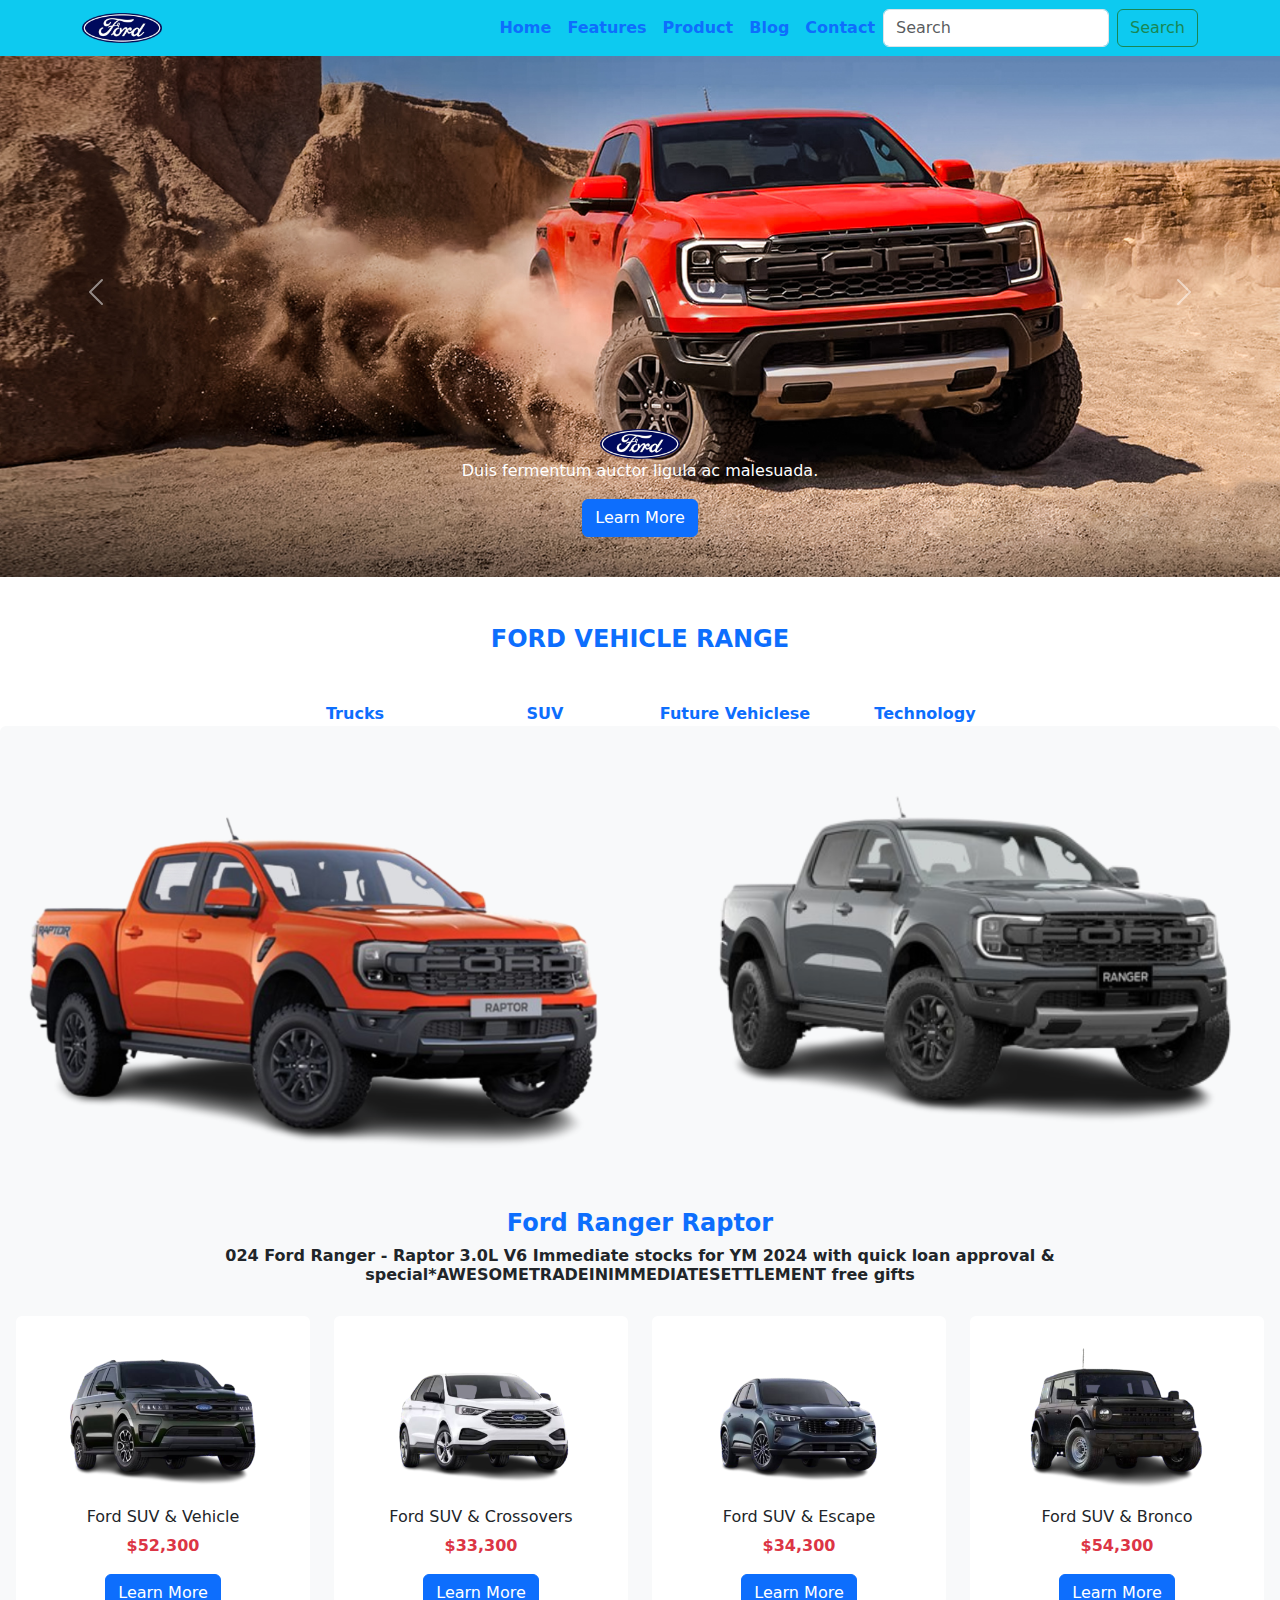
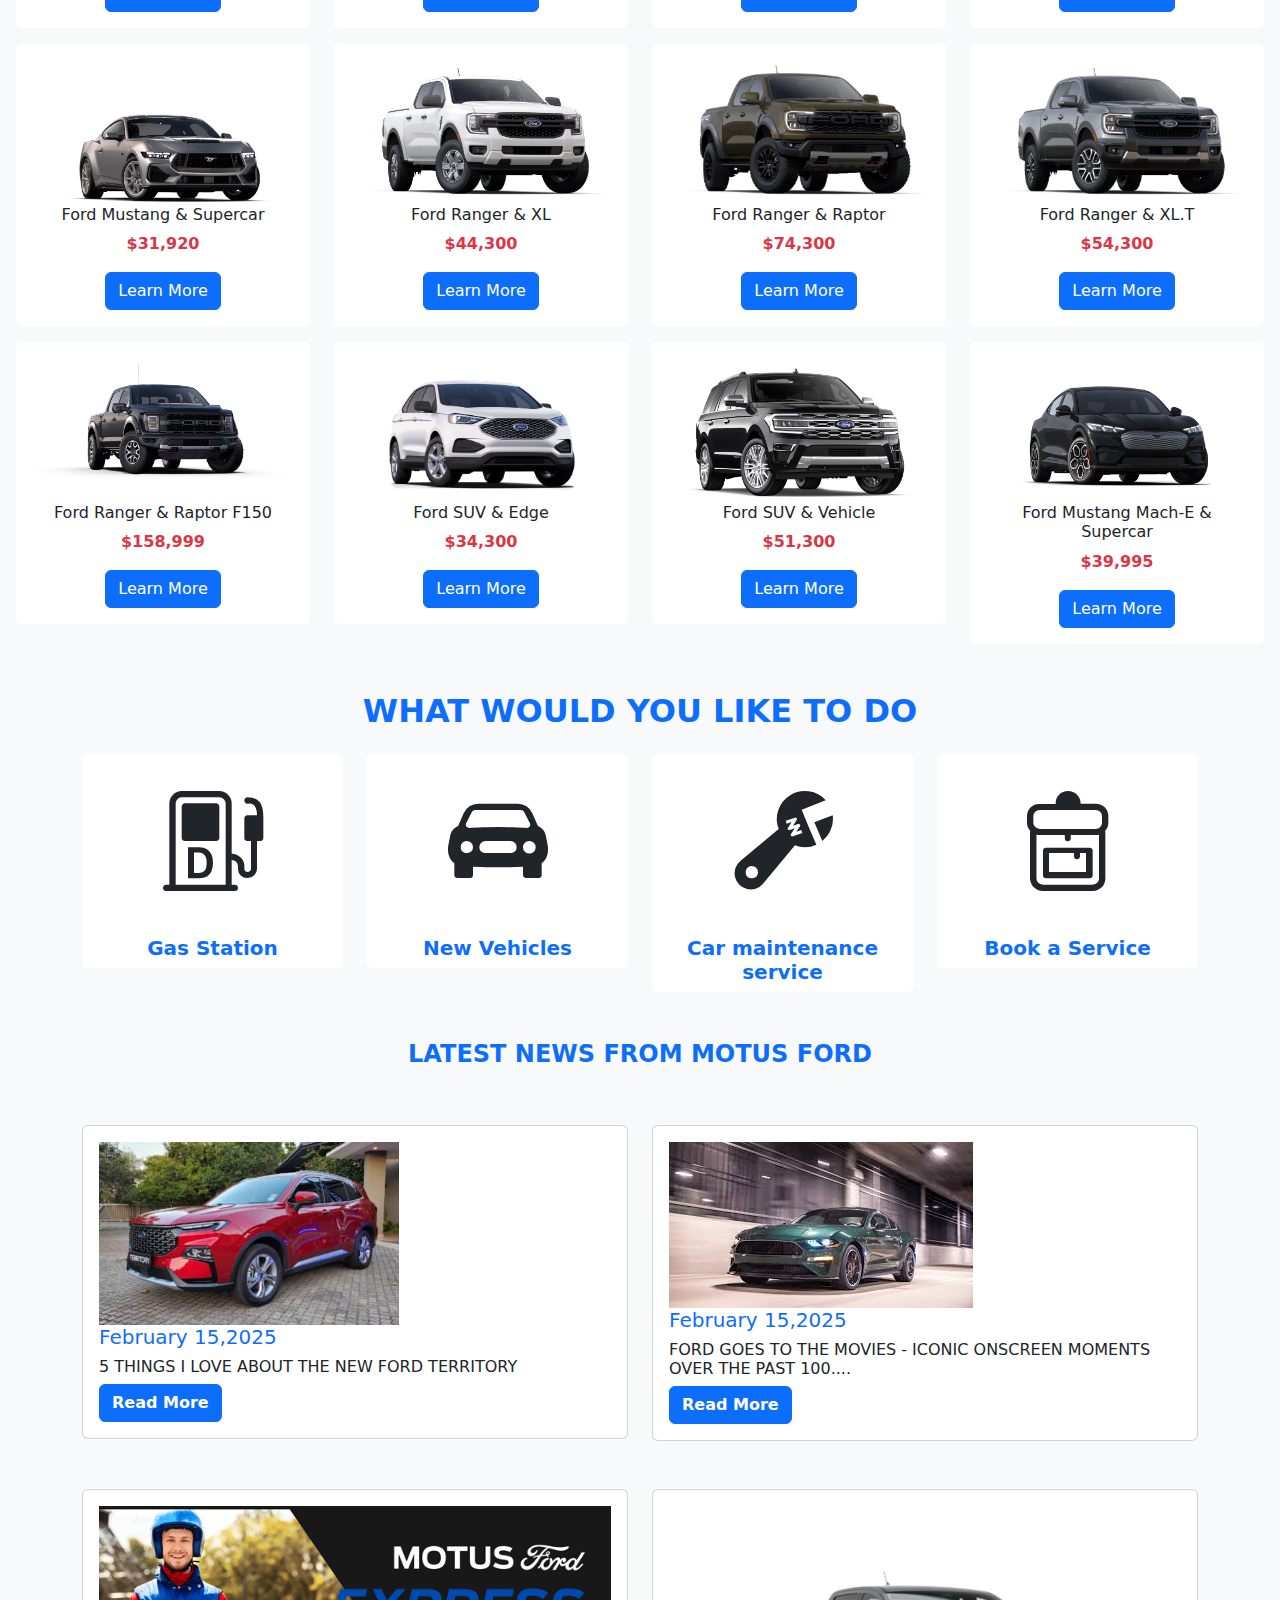
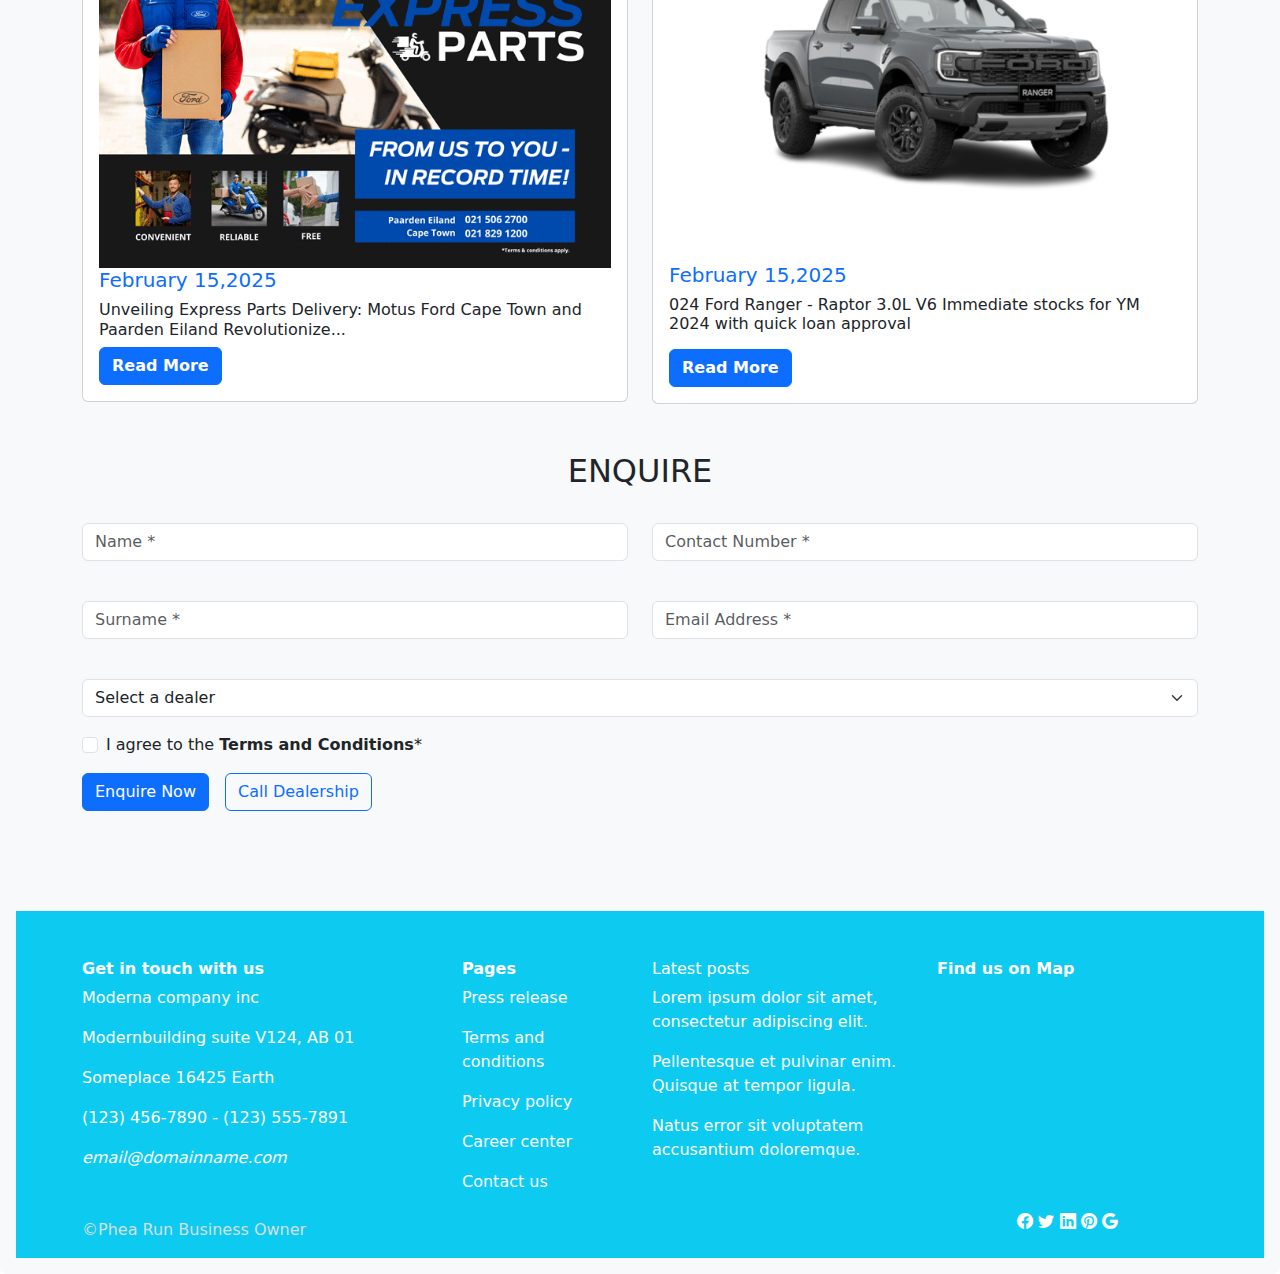
<file: index.html>
<!DOCTYPE html>
<html lang="en">
<head>
    <meta charset="UTF-8">
    <meta name="viewport" content="width=device-width, initial-scale=1.0">
    <title>FORD</title>
    <div class="logo">
        <a href="#"><link rel="icon" href="./img/images.logo.webp"></a>
    </div>
    <link rel="stylesheet" href="./style/style.css">
    <link rel="stylesheet" href="https://cdn.jsdelivr.net/npm/bootstrap-icons@1.11.3/font/bootstrap-icons.min.css">
    <link href="https://cdn.jsdelivr.net/npm/bootstrap@5.3.0/dist/css/bootstrap.min.css" rel="stylesheet">
    <style>
    
    
    </style>
</head>
<body>
<!--Navbar-->
<header>
   
<nav id="navbar-example2" class="navbar navbar-expand-lg navbar-light bg-info fixed-top">
    <div class="container">
        <div class="logo">
            <a href="#"><img src="img/images.logo.webp" alt=""></a>
        </div>
        <button class="navbar-toggler" type="button" data-bs-toggle="collapse" data-bs-target="#navbarNav">
            <span class="navbar-toggler-icon"></span>
        </button>
       
        <div class="collapse navbar-collapse" id="navbarNav">
            <label for="toggler" class="fas fa-bars"></label>
            <ul class="navbar-nav ms-auto">
                <li class="nav-item"><a class="nav-link active text-primary" href="#scrollspyHeading1"><b>Home</b></a></li>
                <li class="nav-item"><a class="nav-link text-primary" href=""><b>Features</b></a></li>
                <li class="nav-item"><a class="nav-link text-primary" href="#scrollspyHeading3"><b>Product</b></a></li>
                <li class="nav-item"><a class="nav-link text-primary" href="#scrollspyHeading4"><b>Blog</b></a></li>
                <li class="nav-item"><a class="nav-link text-primary" href="#scrollspyHeading5"><b>Contact</b></a></li>
            </ul>
            <form class="d-flex" role="search">
              <input class="form-control me-2" type="search" placeholder="Search" aria-label="Search">
              <button class="btn btn-outline-success" type="submit">Search</button>
            </form>
        </div>
    </div>
</nav>
</header>

<!--banner-->
<h4  class="text-center" id="scrollspyHeading1"></h4>
<div id="carouselExample" class="carousel slide" data-bs-ride="carousel">
    <div class="carousel-inner">
        <div class="carousel-item active">
            <img src="./img/images.1.jpg" class="d-block w-100" alt="Banner 1">
            <div class="carousel-caption d-none d-md-block">
                <div class="logo">
                    <a href="#"><img src="img/images.logo.webp" alt=""></a>
                </div>
                <p>Duis fermentum auctor ligula ac malesuada.</p>
                <a href="#" class="btn btn-primary">Learn More</a>
            </div>
        </div>

        <div class="carousel-item">
            <img src="./img/images.2.jpg" class="d-block w-100" alt="Banner 2">
            <div class="carousel-caption d-none d-md-block">
                <div class="logo">
                    <a href="#"><img src="img/images.logo.webp" alt=""></a>
                </div>
                <p>Duis fermentum auctor ligula ac malesuada.</p>
                <a href="#" class="btn btn-primary">Learn More</a>
            </div>
        </div>

        <div class="carousel-item">
            <img src="./img/images.3.jpg" class="d-block w-100" alt="Banner 2">
            <div class="carousel-caption d-none d-md-block">
                <div class="logo">
                    <a href="#"><img src="img/images.logo.webp" alt=""></a>
                </div>
                <p>Duis fermentum auctor ligula ac malesuada.</p>
                <a href="#" class="btn btn-primary">Learn More</a>
            </div>
        </div>

        <div class="carousel-item">
            <img src="./img/images.4.jpg" class="d-block w-100" alt="Banner 2">
            <div class="carousel-caption d-none d-md-block">
                <div class="logo">
                    <a href="#"><img src="img/images.logo.webp" alt=""></a>
                </div>
                <p>Duis fermentum auctor ligula ac malesuada.</p>
                <a href="#" class="btn btn-primary">Learn More</a>
            </div>
        </div>

        <div class="carousel-item">
            <img src="./img/images.5.avif" class="d-block w-100" alt="Banner 2">
            <div class="carousel-caption d-none d-md-block">
                <div class="logo">
                    <a href="#"><img src="img/images.logo.webp" alt=""></a>
                </div>
                <p>Duis fermentum auctor ligula ac malesuada.</p>
                <a href="#" class="btn btn-primary">Learn More</a>
            </div>
        </div>

        <div class="carousel-item">
            <img src="./img/images.6.webp" class="d-block w-100" alt="Banner 2">
            <div class="carousel-caption d-none d-md-block">
                <div class="logo">
                    <a href="#"><img src="img/images.logo.webp" alt=""></a>
                </div>
                <p>Duis fermentum auctor ligula ac malesuada.</p>
                <a href="#" class="btn btn-primary">Learn More</a>
            </div>
        </div>

        <div class="carousel-item">
            <img src="./img/images.7.jpg" class="d-block w-100" alt="Banner 2">
            <div class="carousel-caption d-none d-md-block">
                <div class="logo">
                    <a href="#"><img src="img/images.logo.webp" alt=""></a>
                </div>
                <p>Duis fermentum auctor ligula ac malesuada.</p>
                <a href="#" class="btn btn-primary">Learn More</a>
            </div>
        </div>

        <div class="carousel-item">
            <img src="./img/images.8.jpg" class="d-block w-100" alt="Banner 2">
            <div class="carousel-caption d-none d-md-block">
                <div class="logo">
                    <a href="#"><img src="img/images.logo.webp" alt=""></a>
                </div>
                <p>Duis fermentum auctor ligula ac malesuada.</p>
                <a href="#" class="btn btn-primary">Learn More</a>
            </div>
        </div>

        <div class="carousel-item">
            <img src="./img/images.9.jpg" class="d-block w-100" alt="Banner 2">
            <div class="carousel-caption d-none d-md-block">
                <div class="logo">
                    <a href="#"><img src="img/images.logo.webp" alt=""></a>
                </div>
                <p>Duis fermentum auctor ligula ac malesuada.</p>
                <a href="#" class="btn btn-primary">Learn More</a>
            </div>
        </div>

        <div class="carousel-item">
            <img src="./img/images.10.jpeg" class="d-block w-100" alt="Banner 2">
            <div class="carousel-caption d-none d-md-block">
                <div class="logo">
                    <a href="#"><img src="img/images.logo.webp" alt=""></a>
                </div>
                <p>Duis fermentum auctor ligula ac malesuada.</p>
                <a href="#" class="btn btn-primary">Learn More</a>
            </div>
        </div>
    </div>

    <button class="carousel-control-prev" type="button" data-bs-target="#carouselExample" data-bs-slide="prev">
        <span class="carousel-control-prev-icon" aria-hidden="true"></span>
    </button>
    <button class="carousel-control-next" type="button" data-bs-target="#carouselExample" data-bs-slide="next">
        <span class="carousel-control-next-icon" aria-hidden="true"></span>
    </button>
</div>
<script src="https://cdn.jsdelivr.net/npm/bootstrap@5.3.0/dist/js/bootstrap.bundle.min.js"></script>
<div class=" col-12 container  text-center mt-5">
    <h4><b class="text-primary ">FORD VEHICLE RANGE</b></h4>
    <div class="navbar-collapse">
          <div class="row mt-5">
            <div class="col-2">
              </div>
               <div class="col-2">
                 <a class="nav-link  active text-primary " href="./component/index1.html"><b>Trucks</b></a>
               </div>
               <div class="col-2">
                 <a class="nav-link active text-primary " href="./component/index2.html"><b>SUV</b></a>
               </div>
               <div class="col-2">
                 <a class="nav-link active text-primary " href="./component/index3.html"><b>Future Vehiclese</b></a>
               </div>
               <div class="col-2">
                 <a class="nav-link active text-primary " href="#"><b>Technology</b></a>
               </div>
          </div>
    </div>
</div>
<!--Car-->
<div data-bs-spy="scroll" data-bs-target="#navbar-example2" data-bs-root-margin="0px 0px -40%" data-bs-smooth-scroll="true" class="scrollspy-example bg-body-tertiary p-3 rounded-2" tabindex="0">
    <h4  class="text-center" id="scrollspyHeading2"></h4>
    <div class="row">
       <div class="col-6">
        <img src="img/download.png"  class="d-block w-100" alt="">
       </div>
       <div class="col-6">
        <div class=" text-center">
            <img src="img/download (1).png" class="d-block w-100" alt="">
        </div>
       </div>
           <div class="text-center">
            <h4><b class="text-primary text-center" >Ford Ranger Raptor</b></h4>
            <h6  class="d-block "><b>024 Ford Ranger - Raptor 3.0L V6 Immediate stocks for YM 2024 with quick loan approval & special*AWESOMETRADEINIMMEDIATESETTLEMENT free gifts</b></h6>
           </div>
       </div>

    <div class="ford">
        <h4 id="scrollspyHeading3"></h4>
        <div class="row">
            <div class="col-lg-3 text-center">
                <div class="card border-0 mt-3 ">
                    <div class="card-body">
                        <img src="img/11111.png" class="img-fluid" alt="">
                        <h6>Ford SUV & Vehicle </h6>
                        <p class="text-danger"><b>$52,300</b></p>
                        <a href="#" class="btn btn-primary">Learn More</a>
                    </div>   
                </div>
            </div>

            <div class="col-lg-3 text-center">
                <div class="card border-0 mt-3 ">
                    <div class="card-body">
                        <img src="img/22222.png" class="img-fluid" alt="">
                        <h6>Ford SUV & Crossovers</h6>
                        <p class="text-danger"><b>$33,300</b></p>
                        <a href="#" class="btn btn-primary">Learn More</a>
                    </div>   
                </div>
            </div>

            <div class="col-lg-3 text-center">
                <div class="card border-0 mt-3 ">
                    <div class="card-body">
                        <img src="img/33333.png" class="img-fluid" alt="">
                        <h6>Ford SUV & Escape</h6>
                        <p class="text-danger"><b>$34,300</b></p>
                        <a href="#" class="btn btn-primary">Learn More</a>
                    </div>   
                </div>
            </div>

            <div class="col-lg-3 text-center">
                <div class="card border-0 mt-3 ">
                    <div class="card-body">
                        <img src="img/44444.png" class="img-fluid" alt="">
                        <h6>Ford SUV & Bronco</h6>
                        <p class="text-danger"><b>$54,300</b></p>
                        <a href="#" class="btn btn-primary">Learn More</a>
                    </div>   
                </div>
            </div>

            <div class="col-lg-3 text-center">
                <div class="card border-0  mt-3">
                    <div class="card-body">
                        <img src="img/1212.avif" class="img-fluid" alt="">
                        <h6>Ford Mustang & Supercar</h6>
                        <p class="text-danger"><b>$31,920</b></p>
                        <a href="#" class="btn btn-primary">Learn More</a>
                    </div>   
                </div>
            </div>

            <div class="col-lg-3 text-center">
                <div class="card border-0 mt-3">
                    <div class="card-body">
                        <img src="img/666.avif" class="img-fluid" alt="">
                        <h6>Ford Ranger & XL</h6>
                        <p class="text-danger"><b>$44,300</b></p>
                        <a href="#" class="btn btn-primary">Learn More</a>
                    </div>   
                </div>
            </div>

            <div class="col-lg-3 text-center">
                <div class="card border-0 mt-3 ">
                    <div class="card-body">
                        <img src="img/777.avif" class="img-fluid" alt="">
                        <h6>Ford Ranger & Raptor</h6>
                        <p class="text-danger"><b>$74,300</b></p>
                        <a href="#" class="btn btn-primary">Learn More</a>
                    </div>   
                </div>
            </div>

            <div class="col-lg-3 text-center">
                <div class="card border-0 mt-3 ">
                    <div class="card-body">
                        <img src="img/888.webp" class="img-fluid" alt="">
                        <h6>Ford Ranger & XL.T</h6>
                        <p class="text-danger"><b>$54,300</b></p>
                        <a href="#" class="btn btn-primary">Learn More</a>
                    </div>   
                </div>
            </div>

            <div class="col-lg-3 text-center">
                <div class="card border-0 mt-3 ">
                    <div class="card-body">
                        <img src="img/RaptorBlack4.png" class="img-fluid" alt="">
                        <h6>Ford Ranger & Raptor F150</h6>
                        <p class="text-danger"><b>$158,999</b></p>
                        <a href="#" class="btn btn-primary">Learn More</a>
                    </div>   
                </div>
            </div>

            <div  class="col-lg-3 text-center">
                <div class="card border-0 mt-3 " >
                    <div class="card-body">
                        <img src="img/1717.avif" class="img-fluid" alt="">
                        <h6>Ford SUV & Edge</h6>
                        <p class="text-danger"><b>$34,300</b></p>
                        <a href="#" class="btn btn-primary">Learn More</a>
                    </div>   
                </div>
            </div>

            <div class="col-lg-3 text-center" >
                <div class="card border-0 mt-3">
                    <div class="card-body">
                        <img src="img/1616.avif" class="img-fluid" alt="">
                        <h6>Ford SUV & Vehicle</h6>
                        <p class="text-danger"><b>$51,300</b></p>
                        <a href="#" class="btn btn-primary">Learn More</a>
                    </div>   
                </div>
            </div>

            <div class="col-lg-3 text-center">
                <div class="card border-0 mt-3 ">
                    <div class="card-body">
                        <img src="img/1515.avif" class="img-fluid" alt="">
                        <h6>Ford Mustang Mach-E & Supercar</h6>
                        <p class="text-danger"><b>$39,995</b></p>
                        <a href="#" class="btn btn-primary">Learn More</a>
                    </div>   
                </div>
            </div>
        </div>
    </div>

  
    <div class="icon">
        <h4 id="scrollspyHeading4"></h4>
        <h2 class="text-center text-primary mt-5"><b>WHAT WOULD YOU LIKE TO DO</b></h2>
        <div class="container">
                <div class="row">
                    <div class="col-lg-3 text-center">
                        <div class="card border-0 mt-3 ">
                            <div class="card-body">
                                <i class="bi bi-fuel-pump-diesel" style="font-size: 100px;"></i>
                            </div>   
                           <h5 class="text-primary"><b>Gas Station</b></h5>
                        </div>
                    </div>

                    <div class="col-lg-3 text-center">
                        <div class="card border-0 mt-3 ">
                            <div class="card-body">
                                <i class="bi bi-car-front-fill" style="font-size: 100px;"></i>
                            </div> 
                            <h5 class="text-primary"><b>New Vehicles</b></h5>  
                        </div>
                    </div>

                    <div class="col-lg-3 text-center">
                        <div class="card border-0 mt-3 ">
                            <div class="card-body ">
                                <i class="bi bi-wrench-adjustable" style="font-size: 100px;"></i>
                            </div> 
                            <h5 class="text-primary"><b>Car maintenance service</b></h5>  
                        </div>
                    </div>

                    <div class="col-lg-3 text-center">
                        <div class="card border-0 mt-3 ">
                            <div class="card-body">
                                <i class="bi bi-backpack4" style="font-size: 100px;"></i>
                            </div>   
                            <h5 class="text-primary"><b>Book a Service</b></h5>
                        </div>
                    </div>
                </div> 
<!--card car-->
            <div class="">
                <h4 class="text-primary text-center mt-5"><b>LATEST NEWS FROM MOTUS FORD</b></h4>
            </div>
                <div class="row">
                    <div class="col-sm-6 mb-3 mb-sm-0 mt-5">
                      <div class="card">
                        <div class="card-body">
                            <img src="img/00001.jpg" class="" alt="">
                          <h5 class="card-title text-primary">February 15,2025</h5>
                          <h6 class="card-text">5 THINGS I LOVE ABOUT THE NEW FORD TERRITORY</h6>
                          <a href="#" class="btn btn-primary"><b>Read More</b></a>
                        </div>
                      </div>
                    </div>
                    <div class="col-sm-6 mt-5">
                      <div class="card">
                        <div class="card-body">
                            <img src="img/00002.jpg" class="" alt="">
                          <h5 class="card-title  text-primary">February 15,2025</h5>
                          <h6 class="card-text">FORD GOES TO THE MOVIES - ICONIC ONSCREEN MOMENTS OVER THE PAST 100....</h6>
                          <a href="#" class="btn btn-primary"><b>Read More</b></a>
                        </div>
                      </div>
                    </div>
                  </div>

                  <div class="row">
                    <div class="col-sm-6 mb-3 mb-sm-0 mt-5">
                      <div class="card">
                        <div class="card-body">
                            <img src="img/00003.png" class="img-fluid" alt="">
                          <h5 class="card-title text-primary">February 15,2025</h5>
                          <h6 class="card-text">Unveiling Express Parts Delivery: Motus Ford Cape Town and Paarden Eiland Revolutionize...</h6>
                          <a href="#" class="btn btn-primary"><b>Read More</b></a>
                        </div>
                      </div>
                    </div>
                    <div class="col-sm-6">
                      <div class="card mt-5">
                        <div class="card-body">
                            <img src="img/download1.png" class="img-fluid " alt="">
                          <h5 class="card-title mt-3 text-primary">February 15,2025</h5>
                          <h6 class="card-text">024 Ford Ranger - Raptor 3.0L V6 Immediate stocks for YM 2024 with quick loan approval </h6>
                          <a href="#" class="btn btn-primary mt-2"><b>Read More</b></a>
                        </div>
                      </div>
                    </div>
                  </div>
          </div>

          <div class="container mt-5">
            <h4 id="scrollspyHeading5"></h4>
            <h2 class="text-center">ENQUIRE</h2>
            <form>
                <div class="row mb-3">
                    <div class="col-md-6">
                        <label class="form-label"></label>
                        <input type="text" class="form-control"placeholder="Name *" required>
                    </div>
                    <div class="col-md-6">
                        <label class="form-label"></label>
                        <input type="text" class="form-control"placeholder="Contact Number *" required>
                    </div>
                </div>
        
                <div class="row mb-3">
                    <div class="col-md-6">
                        <label class="form-label"></label>
                        <input type="text" class="form-control" placeholder="Surname *" name="#" id="#">
                    </div>
                    <div class="col-md-6">
                        <label class="form-label"></label>
                        <input type="email" class="form-control"placeholder="Email Address *" required>
                    </div>
                </div>
        
                <div class="mb-3">
                    <label class="form-label"></label>
                    <select class="form-select"placeholder="Select a dealer *" required>
                        <option value="" disabled selected>Select a dealer</option>
                        <option value="dealer1">Dealer 1</option>
                        <option value="dealer2">Dealer 2</option>
                        <option value="dealer3">Dealer 3</option>
                    </select>
                </div>
        
                <div class="mb-3 form-check">
                    <input type="checkbox" class="form-check-input" id="terms" required>
                    <label class="form-check-label" for="terms">I agree to the <strong>Terms and Conditions</strong>*</label>
                </div>
        
                <div class="d-flex gap-3">
                    <button type="submit" class="btn btn-primary">Enquire Now</button>
                    <button type="button" class="btn btn-outline-primary">Call Dealership</button>
                   
                </div>
               
            </form>
        </div>
<!--Footer-->
        
         <footer class="content text-center text-lg-start bg-info">
            <div class="container text-white">
                <div class="row">
                    <div class="col-md-4 mt-5">
                        <h6><b>Get in touch with us</b></h6>
                        <p>Moderna company inc</p>
                        <p>Modernbuilding suite V124, AB 01</p>
                        <p>Someplace 16425 Earth</p>
                        <p>(123) 456-7890 - (123) 555-7891</p>
                        <p><i>email@domainname.com</i></p>
                        <p style="color: rgb(211, 223, 223);" class="mt-5">©Phea Run Business Owner </p>
                    </div>
                    
                    <div class="col-md-2 mt-5">
                        <h6><b>Pages</b></h6>
                        <p>Press release</p>
                        <p>Terms and conditions</p>
                        <p>Privacy policy</p>
                        <p>Career center</p>
                        <p>Contact us</p>
                    </div>
                    <div class="col-md-3 mt-5">
                        <h6>Latest posts</h6>
                        <p>Lorem ipsum dolor sit amet, consectetur adipiscing elit.</p>
                        <p>Pellentesque et pulvinar enim. Quisque at tempor ligula.</p>
                        <p>Natus error sit voluptatem accusantium doloremque.</p>
                    </div>
                    <div class="col-md-3 mt-5">
                        <h6><b>Find us on Map</b></h6>
                        <div class="map-container mt-2">
                            <iframe src="https://www.google.com/maps/embed?pb=!1m18!1m12!1m3!1d15680.188751804777!2d104.89216685!3d11.5563737!2m3!1f0!2f0!3f0!3m2!1i1024!2i768!4f13.1!3m3!1m2!1s0x3109511199f7e37b%3A0xf277406cf1b9b0e!2sPhnom%20Penh%2C%20Cambodia!5e0!3m2!1sen!2skh!4v1708170000000!5m2!1sen!2skh" allowfullscreen="" loading="lazy"></iframe>
                        </div>
                        <div class="text-center mt-4">
                            <i class="bi bi-facebook"></i>
                            <i class="bi bi-twitter"></i>
                            <i class="bi bi-linkedin"></i>
                            <i class="bi bi-pinterest"></i>
                            <i class="bi bi-google"></i>
                        </div>
                    </div>
        </footer>
    <!-- <div class="">
    <h4 id="scrollspyHeading4">Fourth heading</h4>     
    </div>
    <h4 id="scrollspyHeading5">Fifth heading</h4>
    </div>-->

</body>
</html>
</file>
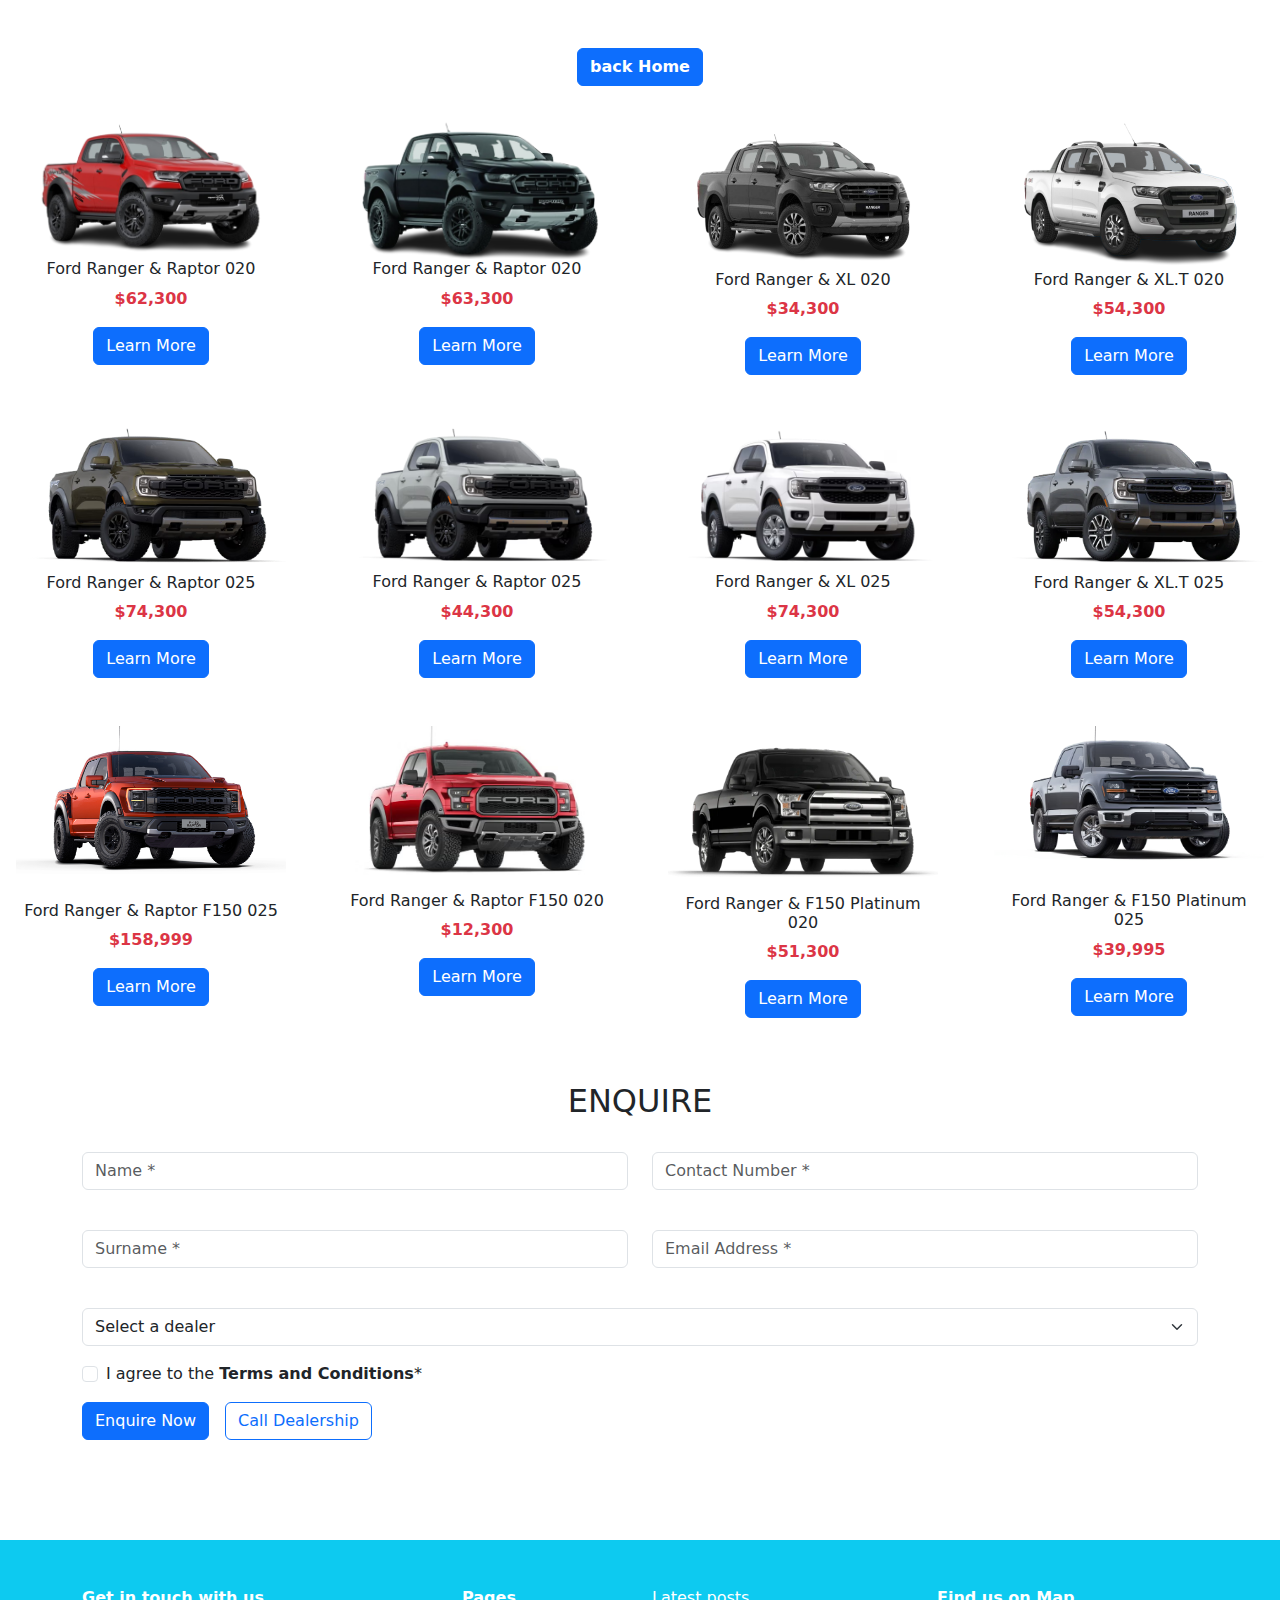
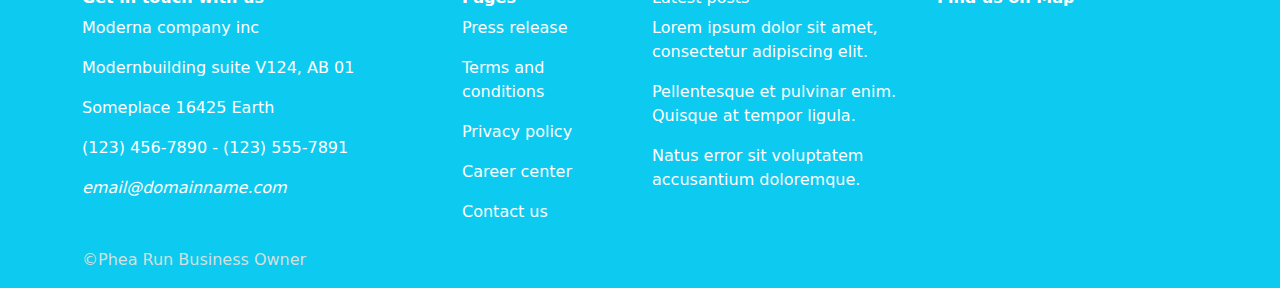
<file: component/index1.html>
<!doctype html>
<html lang="en">
  <head>
    <meta charset="utf-8">
    <meta name="viewport" content="width=device-width, initial-scale=1">
    <title>FORD</title>
    <div class="logo">
        <a href="#"><link rel="icon" href="img/images.logo.webp"></a>
    </div>
    <link rel="stylesheet" href="../style/style.css">
    <link href="https://cdn.jsdelivr.net/npm/bootstrap@5.3.3/dist/css/bootstrap.min.css" rel="stylesheet" integrity="sha384-QWTKZyjpPEjISv5WaRU9OFeRpok6YctnYmDr5pNlyT2bRjXh0JMhjY6hW+ALEwIH" crossorigin="anonymous">
  </head>
  <body>
        
    <div class="tect-primary text-center">
        <a href="../index.html"  class="btn btn-primary mt-5"><b>back Home</b></a>
    </div>
    <div class="ford">
        <div class="row">
            <div class="col-lg-3 text-center">
                <div class="card border-0 mt-3 ">
                    <div class="card-body">
                        <img src="../img/download(Tr).png" class="img-fluid" alt="">
                        <h6>Ford Ranger & Raptor 020</h6>
                        <p class="text-danger"><b>$62,300</b></p>
                        <a href="#" class="btn btn-primary">Learn More</a>
                    </div>   
                </div>
            </div>

            <div class="col-lg-3 text-center">
                <div class="card border-0 mt-3 ">
                    <div class="card-body">
                        <img src="../img/download (Tr2).png" class="img-fluid" alt="">
                        <h6>Ford Ranger & Raptor 020</h6>
                        <p class="text-danger"><b>$63,300</b></p>
                        <a href="#" class="btn btn-primary">Learn More</a>
                    </div>   
                </div>
            </div>

            <div class="col-lg-3 text-center">
                <div class="card border-0 mt-3 ">
                    <div class="card-body">
                        <img src="../img/download (Tr3).png" class="img-fluid" alt="">
                        <h6>Ford Ranger & XL 020</h6>
                        <p class="text-danger"><b>$34,300</b></p>
                        <a href="#" class="btn btn-primary">Learn More</a>
                    </div>   
                </div>
            </div>

            <div class="col-lg-3 text-center">
                <div class="card border-0 mt-3 ">
                    <div class="card-body">
                        <img src="../img/download (Tr4).png" class="img-fluid" alt="">
                        <h6>Ford Ranger & XL.T 020</h6>
                        <p class="text-danger"><b>$54,300</b></p>
                        <a href="#" class="btn btn-primary">Learn More</a>
                    </div>   
                </div>
            </div>

            <div class="col-lg-3 text-center">
                <div class="card border-0  mt-3">
                    <div class="card-body">
                        <img src="../img/777.avif" class="img-fluid" alt="">
                        <h6>Ford Ranger & Raptor 025</h6>
                        <p class="text-danger"><b>$74,300</b></p>
                        <a href="#" class="btn btn-primary">Learn More</a>
                    </div>   
                </div>
            </div>

            <div class="col-lg-3 text-center">
                <div class="card border-0 mt-3">
                    <div class="card-body">
                        <img src="../img/download (Tr5).png" class="img-fluid" alt="">
                        <h6>Ford Ranger & Raptor 025</h6>
                        <p class="text-danger"><b>$44,300</b></p>
                        <a href="#" class="btn btn-primary">Learn More</a>
                    </div>   
                </div>
            </div>

            <div class="col-lg-3 text-center">
                <div class="card border-0 mt-3 ">
                    <div class="card-body">
                        <img src="../img/download (Tr7).png" class="img-fluid" alt="">
                        <h6>Ford Ranger & XL 025</h6>
                        <p class="text-danger"><b>$74,300</b></p>
                        <a href="#" class="btn btn-primary">Learn More</a>
                    </div>   
                </div>
            </div>

            <div class="col-lg-3 text-center">
                <div class="card border-0 mt-3 ">
                    <div class="card-body">
                        <img src="../img/888.webp" class="img-fluid" alt="">
                        <h6>Ford Ranger & XL.T 025</h6>
                        <p class="text-danger"><b>$54,300</b></p>
                        <a href="#" class="btn btn-primary">Learn More</a>
                    </div>   
                </div>
            </div>

            <div class="col-lg-3 text-center">
                <div class="card border-0 mt-3 ">
                    <div class="card-body">
                        <img src="../img/download (Tr8).png" class="img-fluid" alt="">
                        <h6 class="mt-4">Ford Ranger & Raptor F150 025</h6>
                        <p class="text-danger"><b>$158,999</b></p>
                        <a href="#" class="btn btn-primary">Learn More</a>
                    </div>   
                </div>
            </div>

            <div  class="col-lg-3 text-center">
                <div class="card border-0 mt-3 " >
                    <div class="card-body">
                        <img src="../img/download (Tr10).png" class="img-fluid" alt="">
                        <h6>Ford Ranger & Raptor F150 020</h6>
                        <p class="text-danger"><b>$12,300</b></p>
                        <a href="#" class="btn btn-primary">Learn More</a>
                    </div>   
                </div>
            </div>

            <div class="col-lg-3 text-center" >
                <div class="card border-0 mt-3">
                    <div class="card-body">
                        <img src="../img/download (Tr11).png" class="img-fluid" alt="">
                        <h6 class="mt-3">Ford Ranger & F150  Platinum 020</h6>
                        <p class="text-danger"><b>$51,300</b></p>
                        <a href="#" class="btn btn-primary">Learn More</a>
                    </div>   
                </div>
            </div>

            <div class="col-lg-3 text-center">
                <div class="card border-0 mt-3 ">
                    <div class="card-body">
                        <img src="../img/download (Tr9).png" class="img-fluid" alt="">
                        <h6 class="mt-3">Ford Ranger & F150  Platinum 025</h6>
                        <p class="text-danger"><b>$39,995</b></p>
                        <a href="#" class="btn btn-primary">Learn More</a>
                    </div>   
                </div>
            </div>
        </div>
    </div>

    <div class="container mt-5">
        <h4 id="scrollspyHeading5"></h4>
        <h2 class="text-center">ENQUIRE</h2>
        <form>
            <div class="row mb-3">
                <div class="col-md-6">
                    <label class="form-label"></label>
                    <input type="text" class="form-control"placeholder="Name *" required>
                </div>
                <div class="col-md-6">
                    <label class="form-label"></label>
                    <input type="text" class="form-control"placeholder="Contact Number *" required>
                </div>
            </div>
    
            <div class="row mb-3">
                <div class="col-md-6">
                    <label class="form-label"></label>
                    <input type="text" class="form-control" placeholder="Surname *" name="#" id="#">
                </div>
                <div class="col-md-6">
                    <label class="form-label"></label>
                    <input type="email" class="form-control"placeholder="Email Address *" required>
                </div>
            </div>
    
            <div class="mb-3">
                <label class="form-label"></label>
                <select class="form-select"placeholder="Select a dealer *" required>
                    <option value="" disabled selected>Select a dealer</option>
                    <option value="dealer1">Dealer 1</option>
                    <option value="dealer2">Dealer 2</option>
                    <option value="dealer3">Dealer 3</option>
                </select>
            </div>
    
            <div class="mb-3 form-check">
                <input type="checkbox" class="form-check-input" id="terms" required>
                <label class="form-check-label" for="terms">I agree to the <strong>Terms and Conditions</strong>*</label>
            </div>
    
            <div class="d-flex gap-3">
                <button type="submit" class="btn btn-primary">Enquire Now</button>
                <button type="button" class="btn btn-outline-primary">Call Dealership</button>
               
            </div>
           
        </form>
    </div>
<!--Footer-->
    
     <footer class="content text-center text-lg-start bg-info">
        <div class="container text-white">
            <div class="row">
                <div class="col-md-4 mt-5">
                    <h6><b>Get in touch with us</b></h6>
                    <p>Moderna company inc</p>
                    <p>Modernbuilding suite V124, AB 01</p>
                    <p>Someplace 16425 Earth</p>
                    <p>(123) 456-7890 - (123) 555-7891</p>
                    <p><i>email@domainname.com</i></p>
                    <p style="color: rgb(211, 223, 223);" class="mt-5">©Phea Run Business Owner </p>
                </div>
                
                <div class="col-md-2 mt-5">
                    <h6><b>Pages</b></h6>
                    <p>Press release</p>
                    <p>Terms and conditions</p>
                    <p>Privacy policy</p>
                    <p>Career center</p>
                    <p>Contact us</p>
                </div>
                <div class="col-md-3 mt-5">
                    <h6>Latest posts</h6>
                    <p>Lorem ipsum dolor sit amet, consectetur adipiscing elit.</p>
                    <p>Pellentesque et pulvinar enim. Quisque at tempor ligula.</p>
                    <p>Natus error sit voluptatem accusantium doloremque.</p>
                </div>
                <div class="col-md-3 mt-5">
                    <h6><b>Find us on Map</b></h6>
                    <div class="map-container mt-2">
                        <iframe src="https://www.google.com/maps/embed?pb=!1m18!1m12!1m3!1d15680.188751804777!2d104.89216685!3d11.5563737!2m3!1f0!2f0!3f0!3m2!1i1024!2i768!4f13.1!3m3!1m2!1s0x3109511199f7e37b%3A0xf277406cf1b9b0e!2sPhnom%20Penh%2C%20Cambodia!5e0!3m2!1sen!2skh!4v1708170000000!5m2!1sen!2skh" allowfullscreen="" loading="lazy"></iframe>
                    </div>
                    <div class="text-center mt-4">
                        <i class="bi bi-facebook"></i>
                        <i class="bi bi-twitter"></i>
                        <i class="bi bi-linkedin"></i>
                        <i class="bi bi-pinterest"></i>
                        <i class="bi bi-google"></i>
                    </div>
                </div>
    </footer>

    <script src="https://cdn.jsdelivr.net/npm/bootstrap@5.3.3/dist/js/bootstrap.bundle.min.js" integrity="sha384-YvpcrYf0tY3lHB60NNkmXc5s9fDVZLESaAA55NDzOxhy9GkcIdslK1eN7N6jIeHz" crossorigin="anonymous"></script>
  </body>
</html>
</file>
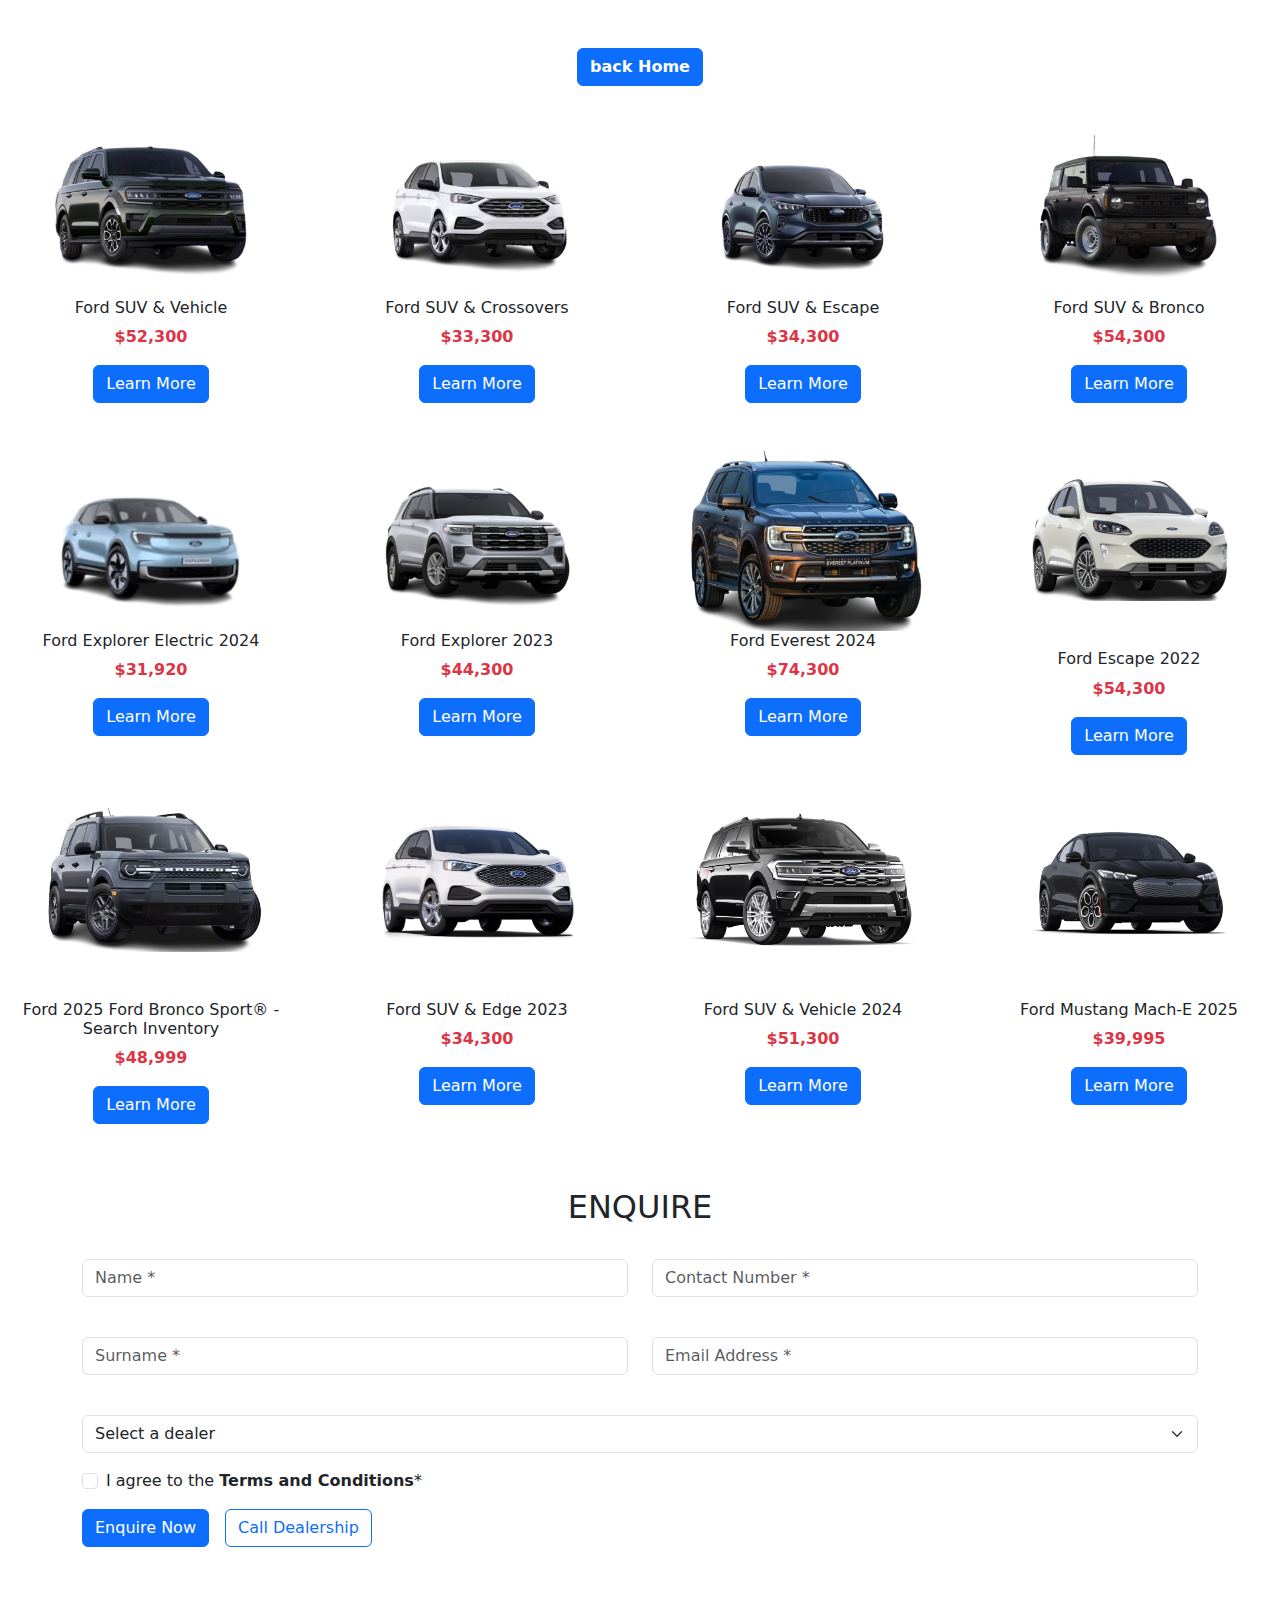
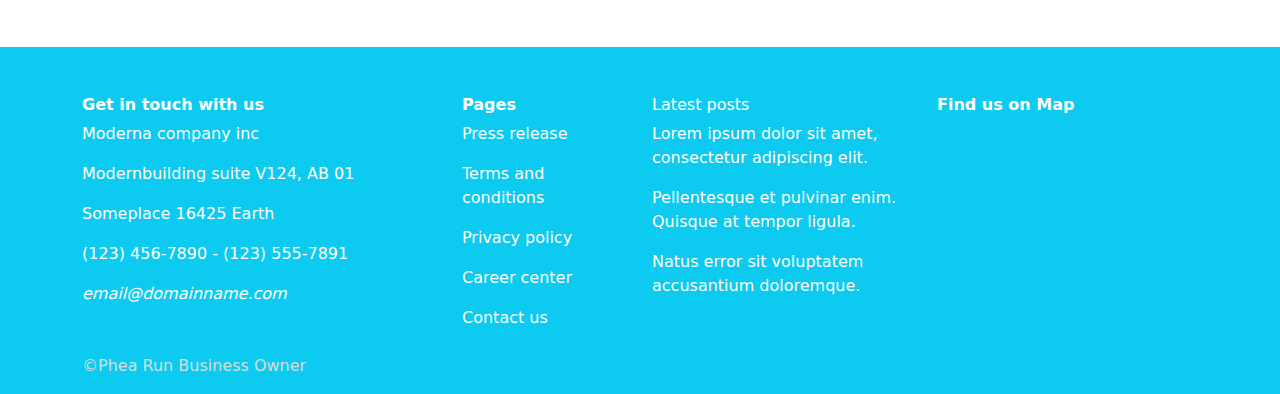
<file: component/index2.html>
<!doctype html>
<html lang="en">
  <head>
    <meta charset="utf-8">
    <meta name="viewport" content="width=device-width, initial-scale=1">
    <title>FORD</title>
    <div class="logo">
        <a href="#"><link rel="icon" href="img/images.logo.webp"></a>
    </div>
    <link rel="stylesheet" href="../style/style.css">
    <link href="https://cdn.jsdelivr.net/npm/bootstrap@5.3.3/dist/css/bootstrap.min.css" rel="stylesheet" integrity="sha384-QWTKZyjpPEjISv5WaRU9OFeRpok6YctnYmDr5pNlyT2bRjXh0JMhjY6hW+ALEwIH" crossorigin="anonymous">
  </head>
  <body>

    <div class="tect-primary text-center">
        <a href="../index.html"  class="btn btn-primary mt-5"><b>back Home</b></a>
    </div>
    <div class="ford">
        <div class="row">
            <div class="col-lg-3 text-center">
                <div class="card border-0 mt-3 ">
                    <div class="card-body">
                        <img src="../img/11111.png" class="img-fluid" alt="">
                        <h6>Ford SUV & Vehicle </h6>
                        <p class="text-danger"><b>$52,300</b></p>
                        <a href="#" class="btn btn-primary">Learn More</a>
                    </div>   
                </div>
            </div>

            <div class="col-lg-3 text-center">
                <div class="card border-0 mt-3 ">
                    <div class="card-body">
                        <img src="../img/22222.png" class="img-fluid" alt="">
                        <h6>Ford SUV & Crossovers</h6>
                        <p class="text-danger"><b>$33,300</b></p>
                        <a href="#" class="btn btn-primary">Learn More</a>
                    </div>   
                </div>
            </div>

            <div class="col-lg-3 text-center">
                <div class="card border-0 mt-3 ">
                    <div class="card-body">
                        <img src="../img/33333.png" class="img-fluid" alt="">
                        <h6>Ford SUV & Escape</h6>
                        <p class="text-danger"><b>$34,300</b></p>
                        <a href="#" class="btn btn-primary">Learn More</a>
                    </div>   
                </div>
            </div>

            <div class="col-lg-3 text-center">
                <div class="card border-0 mt-3 ">
                    <div class="card-body">
                        <img src="../img/44444.png" class="img-fluid" alt="">
                        <h6>Ford SUV & Bronco</h6>
                        <p class="text-danger"><b>$54,300</b></p>
                        <a href="#" class="btn btn-primary">Learn More</a>
                    </div>   
                </div>
            </div>

            <div class="col-lg-3 text-center">
                <div class="card border-0  mt-3">
                    <div class="card-body">
                        <img src="../img/download (SUV).png" class="img-fluid" alt="">
                        <h6>Ford Explorer Electric 2024</h6>
                        <p class="text-danger"><b>$31,920</b></p>
                        <a href="#" class="btn btn-primary">Learn More</a>
                    </div>   
                </div>
            </div>

            <div class="col-lg-3 text-center">
                <div class="card border-0 mt-3">
                    <div class="card-body">
                        <img src="../img/download (SUV2).png" class="img-fluid" alt="">
                        <h6>Ford Explorer 2023</h6>
                        <p class="text-danger"><b>$44,300</b></p>
                        <a href="#" class="btn btn-primary">Learn More</a>
                    </div>   
                </div>
            </div>

            <div class="col-lg-3 text-center">
                <div class="card border-0 mt-3 ">
                    <div class="card-body">
                        <img src="../img/download (SUV3).png" class="img-fluid" alt="">
                        <h6>Ford Everest 2024</h6>
                        <p class="text-danger"><b>$74,300</b></p>
                        <a href="#" class="btn btn-primary">Learn More</a>
                    </div>   
                </div>
            </div>

            <div class="col-lg-3 text-center">
                <div class="card border-0 mt-3 ">
                    <div class="card-body">
                        <img src="../img/download (SUV4).png" class="img-fluid" alt="">
                        <h6 class="mt-5"> Ford Escape 2022</h6>
                        <p class="text-danger "><b>$54,300</b></p>
                        <a href="#" class="btn btn-primary">Learn More</a>
                    </div>   
                </div>
            </div>

            <div class="col-lg-3 text-center">
                <div class="card border-0 mt-3 ">
                    <div class="card-body">
                        <img src="../img/download (SUV5).png" class="img-fluid" alt="">
                        <h6 class="mt-5">Ford 2025 Ford Bronco Sport® - Search Inventory</h6>
                        <p class="text-danger"><b>$48,999</b></p>
                        <a href="#" class="btn btn-primary">Learn More</a>
                    </div>   
                </div>
            </div>

            <div  class="col-lg-3 text-center">
                <div class="card border-0 mt-3 " >
                    <div class="card-body">
                        <img src="../img/1717.avif" class="img-fluid" alt="">
                        <h6 class="mt-5">Ford SUV & Edge 2023</h6>
                        <p class="text-danger"><b>$34,300</b></p>
                        <a href="#" class="btn btn-primary">Learn More</a>
                    </div>   
                </div>
            </div>

            <div class="col-lg-3 text-center" >
                <div class="card border-0 mt-3">
                    <div class="card-body">
                        <img src="../img/1616.avif" class="img-fluid" alt="">
                        <h6 class="mt-5">Ford SUV & Vehicle 2024</h6>
                        <p class="text-danger"><b>$51,300</b></p>
                        <a href="#" class="btn btn-primary">Learn More</a>
                    </div>   
                </div>
            </div>

            <div class="col-lg-3 text-center">
                <div class="card border-0 mt-3 ">
                    <div class="card-body">
                        <img src="../img/1515.avif" class="img-fluid" alt="">
                        <h6 class="mt-5">Ford Mustang Mach-E 2025</h6>
                        <p class="text-danger"><b>$39,995</b></p>
                        <a href="#" class="btn btn-primary">Learn More</a>
                    </div>   
                </div>
            </div>
        </div>
    </div>

    <div class="container mt-5">
        <h4 id="scrollspyHeading5"></h4>
        <h2 class="text-center">ENQUIRE</h2>
        <form>
            <div class="row mb-3">
                <div class="col-md-6">
                    <label class="form-label"></label>
                    <input type="text" class="form-control"placeholder="Name *" required>
                </div>
                <div class="col-md-6">
                    <label class="form-label"></label>
                    <input type="text" class="form-control"placeholder="Contact Number *" required>
                </div>
            </div>
    
            <div class="row mb-3">
                <div class="col-md-6">
                    <label class="form-label"></label>
                    <input type="text" class="form-control" placeholder="Surname *" name="#" id="#">
                </div>
                <div class="col-md-6">
                    <label class="form-label"></label>
                    <input type="email" class="form-control"placeholder="Email Address *" required>
                </div>
            </div>
    
            <div class="mb-3">
                <label class="form-label"></label>
                <select class="form-select"placeholder="Select a dealer *" required>
                    <option value="" disabled selected>Select a dealer</option>
                    <option value="dealer1">Dealer 1</option>
                    <option value="dealer2">Dealer 2</option>
                    <option value="dealer3">Dealer 3</option>
                </select>
            </div>
    
            <div class="mb-3 form-check">
                <input type="checkbox" class="form-check-input" id="terms" required>
                <label class="form-check-label" for="terms">I agree to the <strong>Terms and Conditions</strong>*</label>
            </div>
    
            <div class="d-flex gap-3">
                <button type="submit" class="btn btn-primary">Enquire Now</button>
                <button type="button" class="btn btn-outline-primary">Call Dealership</button>
               
            </div>
           
        </form>
    </div>
<!--Footer-->
    
     <footer class="content text-center text-lg-start bg-info">
        <div class="container text-white">
            <div class="row">
                <div class="col-md-4 mt-5">
                    <h6><b>Get in touch with us</b></h6>
                    <p>Moderna company inc</p>
                    <p>Modernbuilding suite V124, AB 01</p>
                    <p>Someplace 16425 Earth</p>
                    <p>(123) 456-7890 - (123) 555-7891</p>
                    <p><i>email@domainname.com</i></p>
                    <p style="color: rgb(211, 223, 223);" class="mt-5">©Phea Run Business Owner </p>
                </div>
                
                <div class="col-md-2 mt-5">
                    <h6><b>Pages</b></h6>
                    <p>Press release</p>
                    <p>Terms and conditions</p>
                    <p>Privacy policy</p>
                    <p>Career center</p>
                    <p>Contact us</p>
                </div>
                <div class="col-md-3 mt-5">
                    <h6>Latest posts</h6>
                    <p>Lorem ipsum dolor sit amet, consectetur adipiscing elit.</p>
                    <p>Pellentesque et pulvinar enim. Quisque at tempor ligula.</p>
                    <p>Natus error sit voluptatem accusantium doloremque.</p>
                </div>
                <div class="col-md-3 mt-5">
                    <h6><b>Find us on Map</b></h6>
                    <div class="map-container mt-2">
                        <iframe src="https://www.google.com/maps/embed?pb=!1m18!1m12!1m3!1d15680.188751804777!2d104.89216685!3d11.5563737!2m3!1f0!2f0!3f0!3m2!1i1024!2i768!4f13.1!3m3!1m2!1s0x3109511199f7e37b%3A0xf277406cf1b9b0e!2sPhnom%20Penh%2C%20Cambodia!5e0!3m2!1sen!2skh!4v1708170000000!5m2!1sen!2skh" allowfullscreen="" loading="lazy"></iframe>
                    </div>
                    <div class="text-center mt-4">
                        <i class="bi bi-facebook"></i>
                        <i class="bi bi-twitter"></i>
                        <i class="bi bi-linkedin"></i>
                        <i class="bi bi-pinterest"></i>
                        <i class="bi bi-google"></i>
                    </div>
                </div>
    </footer>

    <script src="https://cdn.jsdelivr.net/npm/bootstrap@5.3.3/dist/js/bootstrap.bundle.min.js" integrity="sha384-YvpcrYf0tY3lHB60NNkmXc5s9fDVZLESaAA55NDzOxhy9GkcIdslK1eN7N6jIeHz" crossorigin="anonymous"></script>
  </body>
</html>
</file>
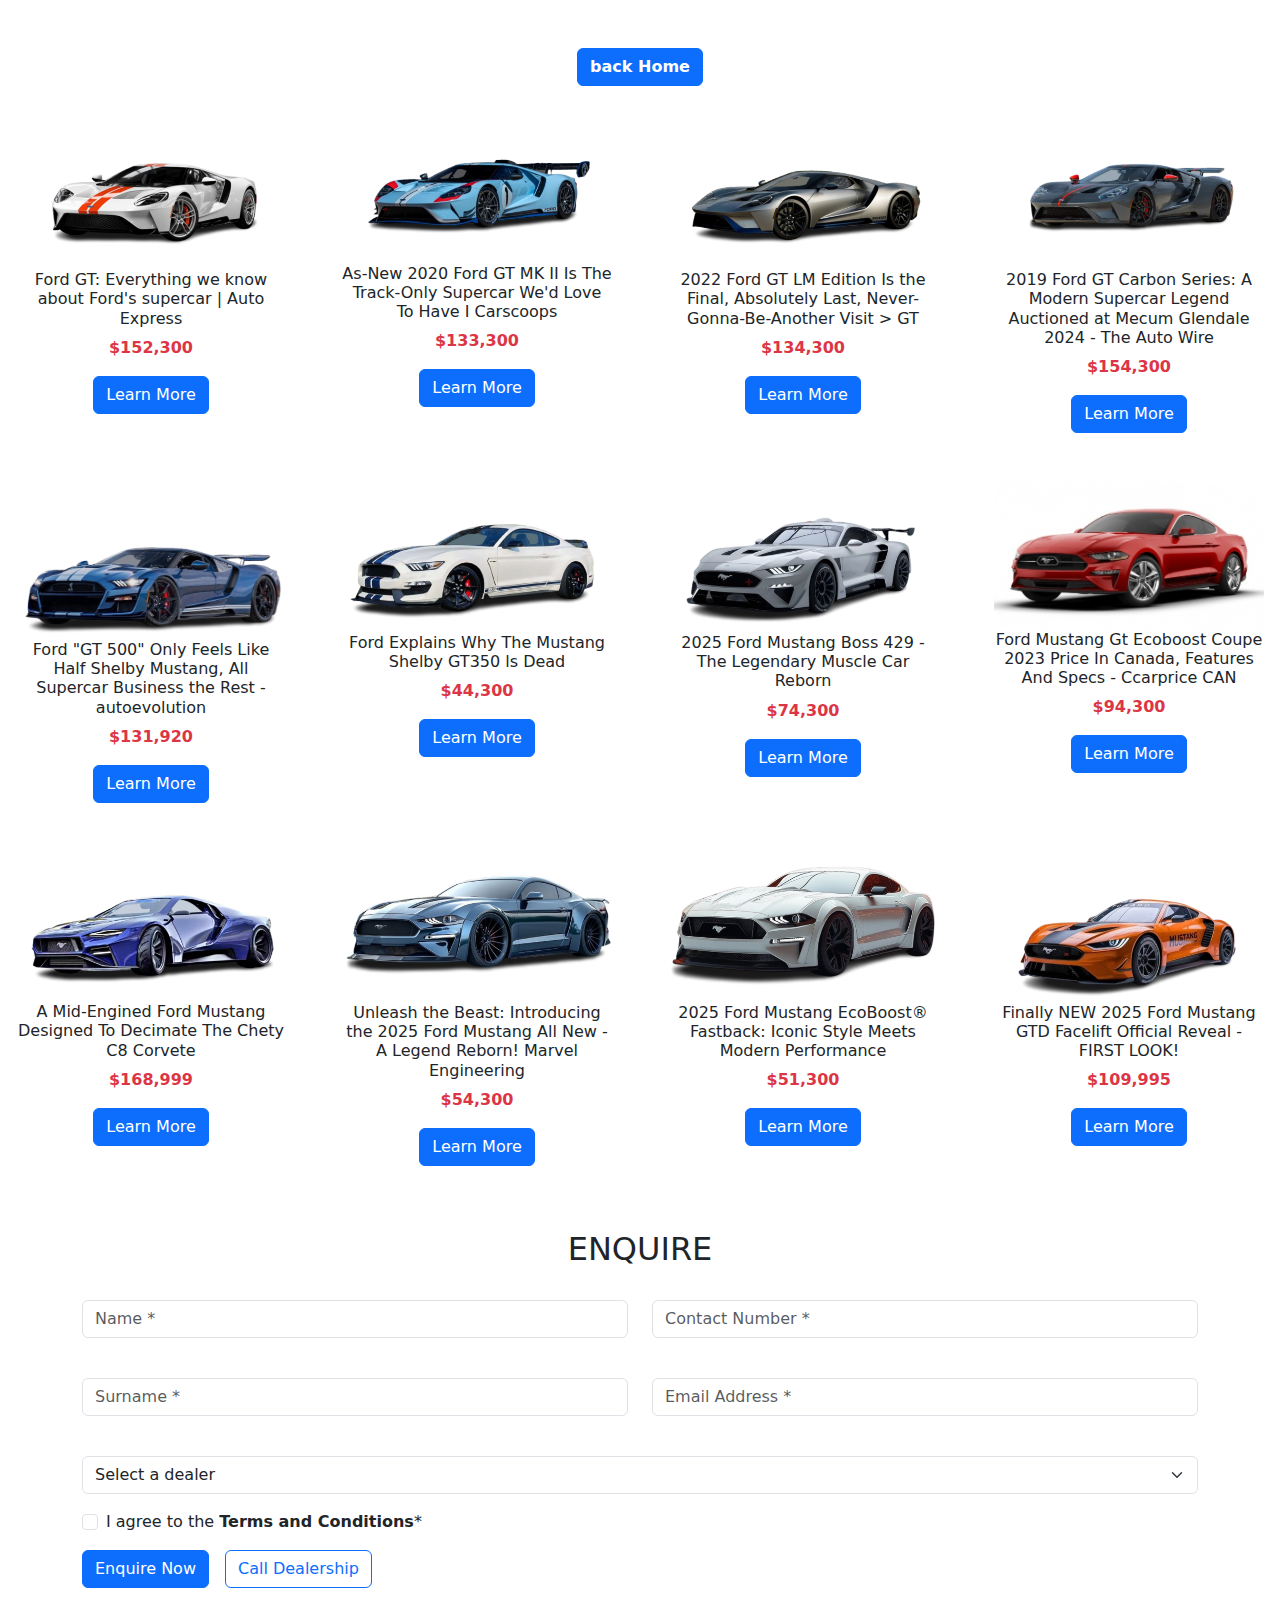
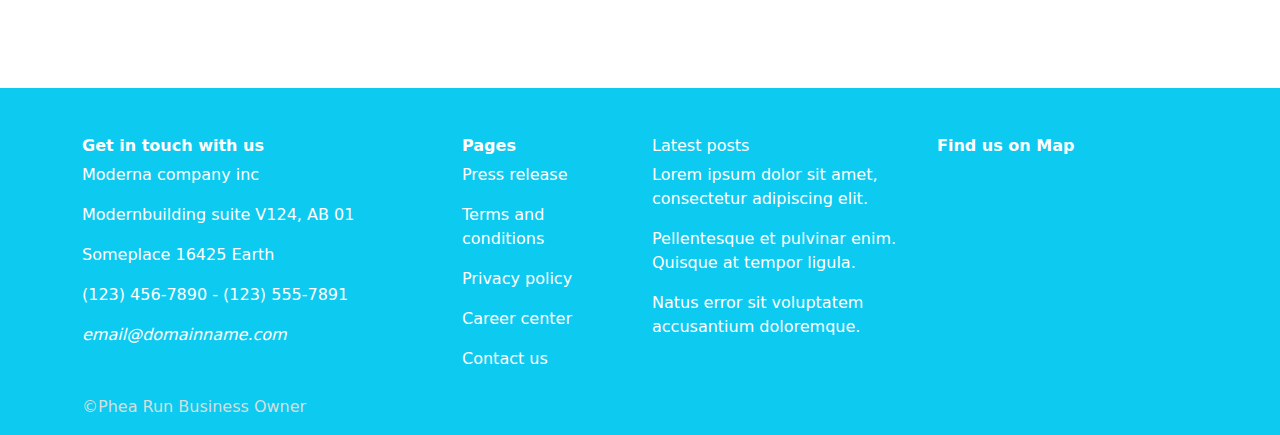
<file: component/index3.html>
<!doctype html>
<html lang="en">
  <head>
    <meta charset="utf-8">
    <meta name="viewport" content="width=device-width, initial-scale=1">
    <title>FORD</title>
    <div class="logo">
        <a href="#"><link rel="icon" href="img/images.logo.webp"></a>
    </div>
    <link rel="stylesheet" href="../style/style.css">
    <link href="https://cdn.jsdelivr.net/npm/bootstrap@5.3.3/dist/css/bootstrap.min.css" rel="stylesheet" integrity="sha384-QWTKZyjpPEjISv5WaRU9OFeRpok6YctnYmDr5pNlyT2bRjXh0JMhjY6hW+ALEwIH" crossorigin="anonymous">
  </head>
  <body>

    <div class="tect-primary text-center">
        <a href="../index.html"  class="btn btn-primary mt-5"><b>back Home</b></a>
    </div>
    <div class="ford">
        <div class="row">
            <div class="col-lg-3 text-center">
                <div class="card border-0 mt-3 ">
                    <div class="card-body">
                        <img src="../img/download (SP1).png" class="img-fluid" alt="">
                        <h6>Ford GT: Everything we know about Ford's supercar | Auto Express</h6>
                        <p class="text-danger"><b>$152,300</b></p>
                        <a href="#" class="btn btn-primary">Learn More</a>
                    </div>   
                </div>
            </div>

            <div class="col-lg-3 text-center">
                <div class="card border-0 mt-3 ">
                    <div class="card-body">
                        <img src="../img/download (SP2).png" class="img-fluid" alt="">
                        <h6>As-New 2020 Ford GT MK II Is The Track-Only Supercar We'd Love To Have I Carscoops</h6>
                        <p class="text-danger"><b>$133,300</b></p>
                        <a href="#" class="btn btn-primary">Learn More</a>
                    </div>   
                </div>
            </div>

            <div class="col-lg-3 text-center">
                <div class="card border-0 mt-3 ">
                    <div class="card-body">
                        <img src="../img/download (SP3).png" class="img-fluid" alt="">
                        <h6>2022 Ford GT LM Edition Is the Final, Absolutely Last, Never-Gonna-Be-Another Visit > GT</h6>
                        <p class="text-danger"><b>$134,300</b></p>
                        <a href="#" class="btn btn-primary">Learn More</a>
                    </div>   
                </div>
            </div>

            <div class="col-lg-3 text-center">
                <div class="card border-0 mt-3 ">
                    <div class="card-body">
                        <img src="../img/download (SP4).png" class="img-fluid" alt="">
                        <h6>2019 Ford GT Carbon Series: A Modern Supercar Legend Auctioned at Mecum Glendale 2024 - The Auto Wire</h6>
                        <p class="text-danger"><b>$154,300</b></p>
                        <a href="#" class="btn btn-primary">Learn More</a>
                    </div>   
                </div>
            </div>

            <div class="col-lg-3 text-center">
                <div class="card border-0  mt-3">
                    <div class="card-body">
                        <img src="../img/download (SP5).png" class="img-fluid mt-5" alt="">
                        <h6>Ford "GT 500" Only Feels Like Half Shelby Mustang, All Supercar Business the Rest - autoevolution</h6>
                        <p class="text-danger"><b>$131,920</b></p>
                        <a href="#" class="btn btn-primary">Learn More</a>
                    </div>   
                </div>
            </div>

            <div class="col-lg-3 text-center">
                <div class="card border-0 mt-3">
                    <div class="card-body">
                        <img src="../img/download (SP6).png" class="img-fluid" alt="">
                        <h6>Ford Explains Why The Mustang Shelby GT350 ls Dead</h6>
                        <p class="text-danger"><b>$44,300</b></p>
                        <a href="#" class="btn btn-primary">Learn More</a>
                    </div>   
                </div>
            </div>

            <div class="col-lg-3 text-center">
                <div class="card border-0 mt-3 ">
                    <div class="card-body">
                        <img src="../img/download (SP7).png" class="img-fluid" alt="">
                        <h6>2025 Ford Mustang Boss 429 - The Legendary Muscle Car Reborn</h6>
                        <p class="text-danger"><b>$74,300</b></p>
                        <a href="#" class="btn btn-primary">Learn More</a>
                    </div>   
                </div>
            </div>

            <div class="col-lg-3 text-center">
                <div class="card border-0 mt-3 ">
                    <div class="card-body">
                        <img src="../img/download (SP8).png" class="img-fluid" alt="">
                        <h6>Ford Mustang Gt Ecoboost Coupe 2023 Price In Canada, Features And Specs - Ccarprice CAN</h6>
                        <p class="text-danger"><b>$94,300</b></p>
                        <a href="#" class="btn btn-primary">Learn More</a>
                    </div>   
                </div>
            </div>

            <div class="col-lg-3 text-center">
                <div class="card border-0 mt-3 ">
                    <div class="card-body">
                        <img src="../img/download (SP9).png" class="img-fluid" alt="">
                        <h6>A Mid-Engined Ford Mustang Designed To Decimate The Chety C8 Corvete</h6>
                        <p class="text-danger"><b>$168,999</b></p>
                        <a href="#" class="btn btn-primary">Learn More</a>
                    </div>   
                </div>
            </div>

            <div  class="col-lg-3 text-center">
                <div class="card border-0 mt-3 " >
                    <div class="card-body">
                        <img src="../img/download (SP10).png" class="img-fluid" alt="">
                        <h6>Unleash the Beast: Introducing the 2025 Ford Mustang All New - A Legend Reborn! Marvel Engineering</h6>
                        <p class="text-danger"><b>$54,300</b></p>
                        <a href="#" class="btn btn-primary">Learn More</a>
                    </div>   
                </div>
            </div>

            <div class="col-lg-3 text-center" >
                <div class="card border-0 mt-3">
                    <div class="card-body">
                        <img src="../img/download (SP11).png" class="img-fluid" alt="">
                        <h6>2025 Ford Mustang EcoBoost® Fastback: Iconic Style Meets Modern Performance</h6>
                        <p class="text-danger"><b>$51,300</b></p>
                        <a href="#" class="btn btn-primary">Learn More</a>
                    </div>   
                </div>
            </div>

            <div class="col-lg-3 text-center">
                <div class="card border-0 mt-3 ">
                    <div class="card-body">
                        <img src="../img/download (SP12).png" class="img-fluid" alt="">
                        <h6>Finally NEW 2025 Ford Mustang GTD Facelift Official Reveal - FIRST LOOK! </h6>
                        <p class="text-danger"><b>$109,995</b></p>
                        <a href="#" class="btn btn-primary">Learn More</a>
                    </div>   
                </div>
            </div>
        </div>
    </div>

    <div class="container mt-5">
        <h4 id="scrollspyHeading5"></h4>
        <h2 class="text-center">ENQUIRE</h2>
        <form>
            <div class="row mb-3">
                <div class="col-md-6">
                    <label class="form-label"></label>
                    <input type="text" class="form-control"placeholder="Name *" required>
                </div>
                <div class="col-md-6">
                    <label class="form-label"></label>
                    <input type="text" class="form-control"placeholder="Contact Number *" required>
                </div>
            </div>
    
            <div class="row mb-3">
                <div class="col-md-6">
                    <label class="form-label"></label>
                    <input type="text" class="form-control" placeholder="Surname *" name="#" id="#">
                </div>
                <div class="col-md-6">
                    <label class="form-label"></label>
                    <input type="email" class="form-control"placeholder="Email Address *" required>
                </div>
            </div>
    
            <div class="mb-3">
                <label class="form-label"></label>
                <select class="form-select"placeholder="Select a dealer *" required>
                    <option value="" disabled selected>Select a dealer</option>
                    <option value="dealer1">Dealer 1</option>
                    <option value="dealer2">Dealer 2</option>
                    <option value="dealer3">Dealer 3</option>
                </select>
            </div>
    
            <div class="mb-3 form-check">
                <input type="checkbox" class="form-check-input" id="terms" required>
                <label class="form-check-label" for="terms">I agree to the <strong>Terms and Conditions</strong>*</label>
            </div>
    
            <div class="d-flex gap-3">
                <button type="submit" class="btn btn-primary">Enquire Now</button>
                <button type="button" class="btn btn-outline-primary">Call Dealership</button>
               
            </div>
           
        </form>
    </div>
<!--Footer-->
    
     <footer class="content text-center text-lg-start bg-info">
        <div class="container text-white">
            <div class="row">
                <div class="col-md-4 mt-5">
                    <h6><b>Get in touch with us</b></h6>
                    <p>Moderna company inc</p>
                    <p>Modernbuilding suite V124, AB 01</p>
                    <p>Someplace 16425 Earth</p>
                    <p>(123) 456-7890 - (123) 555-7891</p>
                    <p><i>email@domainname.com</i></p>
                    <p style="color: rgb(211, 223, 223);" class="mt-5">©Phea Run Business Owner </p>
                </div>
                
                <div class="col-md-2 mt-5">
                    <h6><b>Pages</b></h6>
                    <p>Press release</p>
                    <p>Terms and conditions</p>
                    <p>Privacy policy</p>
                    <p>Career center</p>
                    <p>Contact us</p>
                </div>
                <div class="col-md-3 mt-5">
                    <h6>Latest posts</h6>
                    <p>Lorem ipsum dolor sit amet, consectetur adipiscing elit.</p>
                    <p>Pellentesque et pulvinar enim. Quisque at tempor ligula.</p>
                    <p>Natus error sit voluptatem accusantium doloremque.</p>
                </div>
                <div class="col-md-3 mt-5">
                    <h6><b>Find us on Map</b></h6>
                    <div class="map-container mt-2">
                        <iframe src="https://www.google.com/maps/embed?pb=!1m18!1m12!1m3!1d15680.188751804777!2d104.89216685!3d11.5563737!2m3!1f0!2f0!3f0!3m2!1i1024!2i768!4f13.1!3m3!1m2!1s0x3109511199f7e37b%3A0xf277406cf1b9b0e!2sPhnom%20Penh%2C%20Cambodia!5e0!3m2!1sen!2skh!4v1708170000000!5m2!1sen!2skh" allowfullscreen="" loading="lazy"></iframe>
                    </div>
                    <div class="text-center mt-4">
                        <i class="bi bi-facebook"></i>
                        <i class="bi bi-twitter"></i>
                        <i class="bi bi-linkedin"></i>
                        <i class="bi bi-pinterest"></i>
                        <i class="bi bi-google"></i>
                    </div>
                </div>
    </footer>

    <script src="https://cdn.jsdelivr.net/npm/bootstrap@5.3.3/dist/js/bootstrap.bundle.min.js" integrity="sha384-YvpcrYf0tY3lHB60NNkmXc5s9fDVZLESaAA55NDzOxhy9GkcIdslK1eN7N6jIeHz" crossorigin="anonymous"></script>
  </body>
</html>
</file>
<file: style/style.css>
.logo a img{
    width: 80px;
    height: 30px;
}
.icon a link{
    width:100;
    height: 30px;
}
.content{
   margin-top: 100px;
   width:auto;
   height:auto;
   
} 
.text p{
   margin-top: 90px;
}

.card {
   transition: transform 0.3s ease, box-shadow 0.3s ease;
}
.card:hover {
   transform: translateY(-10px);
   box-shadow: 0 10px 20px rgba(0, 0, 0, 0.2);
}

footer a {
   text-decoration: none;
   color: white;
   transition: color 0.3s ease-in-out;
}

footer a:hover {
   color: #f39c12;
   text-decoration: underline;
}

.row p:hover {
   color: #0e3fe0;
   cursor: pointer;
}
.collapse b:hover{
    color: rgb(207, 207, 219);
    cursor: pointer;
}
.map-container {
   overflow: hidden;
   position: relative;
   height: 200px;
}
.map-container iframe {
    width: 100%;
    height: 100%;
    border: 0;
}
</file>
